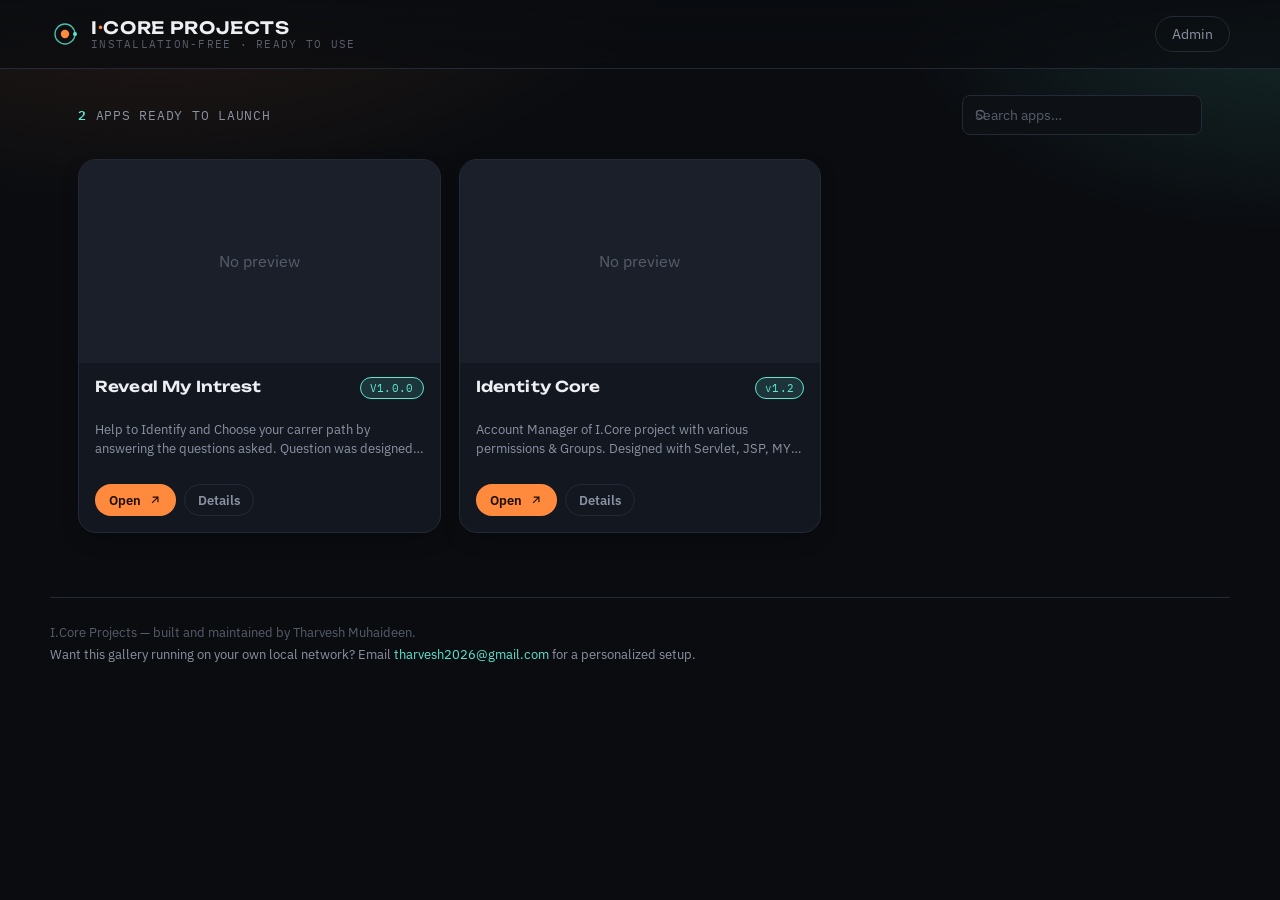
<file: index.html>
<!DOCTYPE html>
<html lang="en">
<head>
<meta charset="UTF-8" />
<meta name="viewport" content="width=device-width, initial-scale=1.0" />
<title>I.Core Projects — App Gallery</title>
<meta name="description" content="Installation-free apps by I.Core Projects. Browse, preview, and open — nothing to install." />
<link rel="icon" href="data:image/svg+xml,%3Csvg xmlns='http://www.w3.org/2000/svg' viewBox='0 0 30 30'%3E%3Ccircle cx='15' cy='15' r='14' fill='%230a0c10'/%3E%3Ccircle cx='15' cy='15' r='4.2' fill='%23ff8a3d'/%3E%3Ccircle cx='15' cy='15' r='10' fill='none' stroke='%235ee6d0' stroke-width='1.4'/%3E%3Ccircle cx='25' cy='15' r='2' fill='%235ee6d0'/%3E%3C/svg%3E" />
<link rel="preconnect" href="https://fonts.googleapis.com">
<link rel="preconnect" href="https://fonts.gstatic.com" crossorigin>
<link href="https://fonts.googleapis.com/css2?family=Unbounded:wght@500;600;700&family=IBM+Plex+Sans:wght@400;500;600&family=IBM+Plex+Mono:wght@400;500&display=swap" rel="stylesheet">
<link rel="stylesheet" href="./assets/css/style.css" />
</head>
<body>

<header class="nav">
  <div class="shell nav-inner">
    <div class="brand">
      <svg class="orbit-mark" viewBox="0 0 30 30" aria-hidden="true">
        <circle class="ring" cx="15" cy="15" r="10"></circle>
        <circle class="nucleus" cx="15" cy="15" r="4.2"></circle>
        <g class="spin"><circle class="electron" cx="25" cy="15" r="2"></circle></g>
      </svg>
      <div class="brand-text">
        <span class="wordmark">I<span class="dot">·</span>CORE PROJECTS</span>
        <span class="tagline">Installation-free · Ready to use</span>
      </div>
    </div>
    <a class="nav-link" href="./pages/admin.html">Admin</a>
  </div>
</header>

<main class="shell">
  <div class="eyebrow-bar">
    <span class="eyebrow" id="app-count">Loading apps…</span>
    <div class="search-field">
      <svg viewBox="0 0 24 24" fill="none" stroke-width="2"><circle cx="11" cy="11" r="7"/><path d="m20 20-3.5-3.5"/></svg>
      <input id="search-input" type="text" placeholder="Search apps…" autocomplete="off" />
    </div>
  </div>

  <div id="grid" class="grid" aria-live="polite"></div>

  <div id="empty-state" class="empty-state" hidden>
    <svg class="orbit-mark" viewBox="0 0 30 30" aria-hidden="true">
      <circle class="ring" cx="15" cy="15" r="10"></circle>
      <circle class="nucleus" cx="15" cy="15" r="4.2"></circle>
      <circle class="electron" cx="25" cy="15" r="2"></circle>
    </svg>
    <h3 id="empty-title">No apps yet</h3>
    <p id="empty-sub">Once an app is published from the admin dashboard, it'll show up here.</p>
  </div>
</main>

<div id="modal-overlay" class="modal-overlay" hidden>
  <div class="modal" role="dialog" aria-modal="true" aria-labelledby="modal-title">
    <div class="modal-head">
      <div>
        <h2 id="modal-title"></h2>
        <span class="chip" id="modal-version"></span>
      </div>
      <button class="modal-close" id="modal-close" aria-label="Close">
        <svg width="15" height="15" viewBox="0 0 24 24" fill="none" stroke="currentColor" stroke-width="2"><path d="M6 6l12 12M18 6 6 18"/></svg>
      </button>
    </div>

    <div class="carousel-wrap">
      <div class="carousel" id="modal-carousel"></div>
      <button class="carousel-nav prev" id="carousel-prev" aria-label="Previous screenshot">
        <svg width="14" height="14" viewBox="0 0 24 24" fill="none" stroke="currentColor" stroke-width="2.4"><path d="M15 18l-6-6 6-6"/></svg>
      </button>
      <button class="carousel-nav next" id="carousel-next" aria-label="Next screenshot">
        <svg width="14" height="14" viewBox="0 0 24 24" fill="none" stroke="currentColor" stroke-width="2.4"><path d="M9 18l6-6-6-6"/></svg>
      </button>
    </div>
    <div class="carousel-dots" id="carousel-dots"></div>

    <div class="modal-section" id="modal-desc-section">
      <div class="modal-label">About</div>
      <p class="modal-desc" id="modal-desc"></p>
    </div>

    <div class="modal-actions">
      <a class="btn btn-ghost btn-block" id="modal-source" href="#" target="_blank" rel="noopener">
        <svg viewBox="0 0 24 24" fill="none" stroke="currentColor" stroke-width="2"><path d="M9 18c-4 1.5-4-2.5-6-3m12 5v-3.5c0-1 .1-1.4-.5-2 2-.2 4-1 4-4.5 0-1-.5-2-1-2.5.5-1.5.5-2.5 0-3.5 0 0-1.5-.5-3 .5a10 10 0 0 0-5 0c-1.5-1-3-.5-3-.5-.5 1-.5 2 0 3.5-.5.5-1 1.5-1 2.5 0 3.5 2 4.3 4 4.5-.6.6-.5 1-.5 2V21"/></svg>
        Source
      </a>
      <a class="btn btn-solid btn-block" id="modal-open" href="#" target="_blank" rel="noopener">
        Open
        <svg viewBox="0 0 24 24" fill="none" stroke="currentColor" stroke-width="2"><path d="M7 17 17 7M8 7h9v9"/></svg>
      </a>
    </div>
  </div>
</div>

<footer class="shell site-footer">
  <span>I.Core Projects — built and maintained by Tharvesh Muhaideen.</span>
  <span class="contact">Want this gallery running on your own local network? Email <a href="mailto:tharvesh2026@gmail.com">tharvesh2026@gmail.com</a> for a personalized setup.</span>
</footer>

<script src="./assets/js/main.js" defer></script>
</body>
</html>
</file>
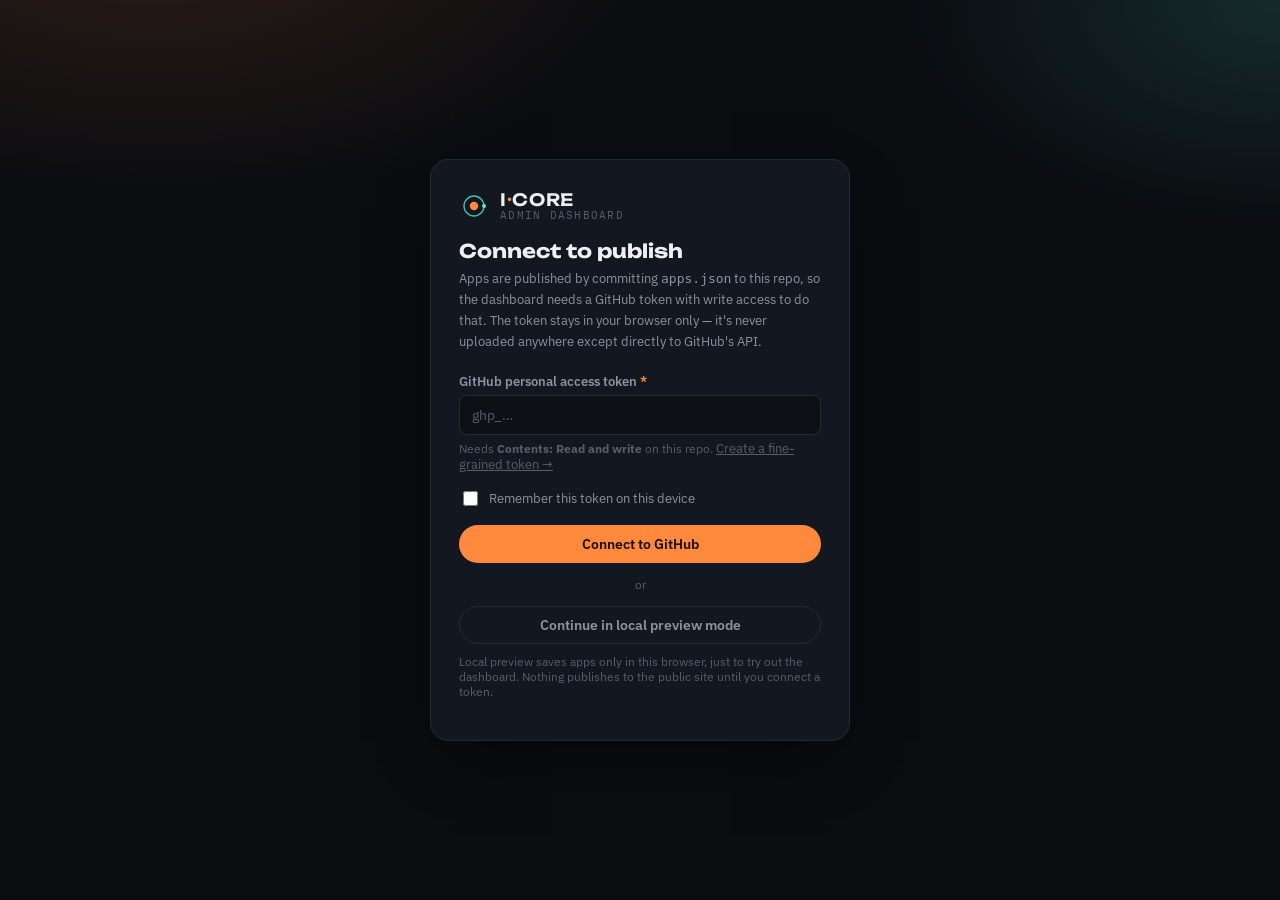
<file: pages/admin.html>
<!DOCTYPE html>
<html lang="en">
<head>
<meta charset="UTF-8" />
<meta name="viewport" content="width=device-width, initial-scale=1.0" />
<title>Admin — I.Core Projects</title>
<meta name="robots" content="noindex, nofollow" />
<link rel="icon" href="data:image/svg+xml,%3Csvg xmlns='http://www.w3.org/2000/svg' viewBox='0 0 30 30'%3E%3Ccircle cx='15' cy='15' r='14' fill='%230a0c10'/%3E%3Ccircle cx='15' cy='15' r='4.2' fill='%23ff8a3d'/%3E%3Ccircle cx='15' cy='15' r='10' fill='none' stroke='%235ee6d0' stroke-width='1.4'/%3E%3Ccircle cx='25' cy='15' r='2' fill='%235ee6d0'/%3E%3C/svg%3E" />
<link rel="preconnect" href="https://fonts.googleapis.com">
<link rel="preconnect" href="https://fonts.gstatic.com" crossorigin>
<link href="https://fonts.googleapis.com/css2?family=Unbounded:wght@500;600;700&family=IBM+Plex+Sans:wght@400;500;600&family=IBM+Plex+Mono:wght@400;500&display=swap" rel="stylesheet">
<link rel="stylesheet" href="../assets/css/style.css" />
</head>
<body>

<!-- ============ LOCK SCREEN ============ -->
<div class="lock-screen" id="lock-screen">
  <div class="lock-card">
    <div class="brand">
      <svg class="orbit-mark" viewBox="0 0 30 30" aria-hidden="true">
        <circle class="ring" cx="15" cy="15" r="10"></circle>
        <circle class="nucleus" cx="15" cy="15" r="4.2"></circle>
        <g class="spin"><circle class="electron" cx="25" cy="15" r="2"></circle></g>
      </svg>
      <div class="brand-text">
        <span class="wordmark">I<span class="dot">·</span>CORE</span>
        <span class="tagline">Admin dashboard</span>
      </div>
    </div>

    <h1>Connect to publish</h1>
    <p class="sub">Apps are published by committing <code>apps.json</code> to this repo, so the dashboard needs a GitHub token with write access to do that. The token stays in your browser only — it's never uploaded anywhere except directly to GitHub's API.</p>

    <div class="field">
      <label class="field-label" for="gh-token">GitHub personal access token <span class="req">*</span></label>
      <input type="password" id="gh-token" placeholder="ghp_…" autocomplete="off" />
      <div class="field-hint">Needs <strong>Contents: Read and write</strong> on this repo. <a class="muted-link" href="https://github.com/settings/personal-access-tokens/new" target="_blank" rel="noopener">Create a fine-grained token →</a></div>
      <div class="field-error" id="token-error">Enter a token to connect.</div>
    </div>

    <div class="field">
      <label class="checkbox-row">
        <input type="checkbox" id="remember-token" />
        Remember this token on this device
      </label>
    </div>

    <div class="lock-actions">
      <button class="btn btn-solid btn-block" id="connect-btn">Connect to GitHub</button>
    </div>

    <div class="divider-text">or</div>

    <button class="btn btn-ghost btn-block" id="local-preview-btn">Continue in local preview mode</button>
    <p class="field-hint" style="margin-top:10px;">Local preview saves apps only in this browser, just to try out the dashboard. Nothing publishes to the public site until you connect a token.</p>
  </div>
</div>

<!-- ============ DASHBOARD ============ -->
<div id="dashboard" hidden>
  <header class="nav">
    <div class="shell nav-inner">
      <div class="brand">
        <svg class="orbit-mark" viewBox="0 0 30 30" aria-hidden="true">
          <circle class="ring" cx="15" cy="15" r="10"></circle>
          <circle class="nucleus" cx="15" cy="15" r="4.2"></circle>
          <g class="spin"><circle class="electron" cx="25" cy="15" r="2"></circle></g>
        </svg>
        <div class="brand-text">
          <span class="wordmark">I<span class="dot">·</span>CORE</span>
          <span class="tagline">Admin dashboard</span>
        </div>
      </div>
      <div style="display:flex; align-items:center; gap:10px;">
        <a class="nav-link" href="../index.html">View gallery</a>
        <button class="nav-link" id="disconnect-btn" style="border-color: var(--line);">Disconnect</button>
      </div>
    </div>
  </header>

  <main class="shell">
    <div style="padding-top:22px;">
      <div class="status-banner" id="status-banner">
        <div class="left"><span class="status-dot"></span><span id="status-text">Checking connection…</span></div>
      </div>
    </div>

    <div class="dash-grid">
      <!-- Upload / edit form -->
      <section class="panel">
        <h2 id="form-heading">Upload new app</h2>
        <p class="panel-sub">Fields marked <span class="req" style="color:var(--accent)">*</span> are required.</p>

        <form id="app-form" novalidate>
          <input type="hidden" id="app-id" value="" />

          <div class="field" id="field-name">
            <label class="field-label" for="app-name">App name <span class="req">*</span></label>
            <input type="text" id="app-name" placeholder="e.g. CoreNotes" maxlength="80" />
            <div class="field-error">Give the app a name.</div>
          </div>

          <div class="field" id="field-desc">
            <label class="field-label" for="app-desc">Description <span class="opt">(optional)</span></label>
            <textarea id="app-desc" rows="3" placeholder="What does this app do?" maxlength="600"></textarea>
          </div>

          <div class="field" id="field-shots">
            <label class="field-label">Screenshots — image URLs <span class="req">*</span> <span class="opt">(minimum 2)</span></label>
            <div id="shot-rows"></div>
            <button type="button" class="btn btn-ghost btn-sm" id="add-shot-btn">+ Add another screenshot</button>
            <div class="field-error" id="shots-error">Add at least 2 valid image URLs.</div>
          </div>

          <div class="field" id="field-version">
            <label class="field-label" for="app-version">Version details <span class="req">*</span></label>
            <input type="text" id="app-version" placeholder="e.g. v1.3.0" maxlength="40" />
            <div class="field-error">Add a version (e.g. v1.0.0).</div>
          </div>

          <div class="field" id="field-release">
            <label class="field-label" for="app-release">GitHub release URL <span class="opt">(optional)</span></label>
            <input type="url" id="app-release" placeholder="https://github.com/owner/repo/releases/tag/v1.0.0" />
            <div class="field-hint">Powers the <strong>Source</strong> button.</div>
          </div>

          <div class="field" id="field-open">
            <label class="field-label" for="app-open">Live / open URL <span class="req">*</span></label>
            <input type="url" id="app-open" placeholder="https://your-app-url.example.com" />
            <div class="field-hint">Powers the <strong>Open</strong> button. Leave blank to fall back to the release URL.</div>
          </div>

          <div class="form-actions">
            <button type="submit" class="btn btn-solid" id="submit-btn">Publish app</button>
            <button type="button" class="btn btn-ghost" id="cancel-edit-btn" hidden>Cancel edit</button>
          </div>
        </form>
      </section>

      <!-- Manage existing apps -->
      <section class="panel">
        <h2>Manage apps</h2>
        <p class="panel-sub" id="manage-sub">Loading…</p>
        <div class="app-list" id="app-list"></div>
      </section>
    </div>
  </main>
</div>

<div id="toast-root"></div>

<script src="../assets/js/admin.js" defer></script>
</body>
</html>
</file>
<file: assets/css/style.css>
/* ============================================================
   I.CORE PROJECTS — design tokens
   Palette: ink + amber core-glow + circuit teal
   Display: Unbounded · Body: IBM Plex Sans · Utility: IBM Plex Mono
   ============================================================ */

:root {
  --bg: #0a0c10;
  --bg-soft: #0d1015;
  --surface: #131720;
  --surface-2: #1a1f2a;
  --surface-hover: #1f2530;
  --line: #242a35;
  --line-soft: #1b202a;

  --text: #edeff3;
  --text-dim: #8b92a3;
  --text-faint: #565d6b;

  --accent: #ff8a3d;
  --accent-strong: #ff7320;
  --accent-soft: rgba(255, 138, 61, 0.14);
  --accent-2: #5ee6d0;
  --accent-2-soft: rgba(94, 230, 208, 0.14);
  --danger: #ff5c72;
  --danger-soft: rgba(255, 92, 114, 0.14);

  --radius-lg: 18px;
  --radius: 12px;
  --radius-sm: 8px;

  --font-display: "Unbounded", sans-serif;
  --font-body: "IBM Plex Sans", sans-serif;
  --font-mono: "IBM Plex Mono", monospace;

  --shadow-card: 0 1px 0 rgba(255, 255, 255, 0.02) inset, 0 8px 24px -12px rgba(0, 0, 0, 0.6);
  --shadow-pop: 0 24px 64px -24px rgba(0, 0, 0, 0.7);
}

* { box-sizing: border-box; }

html, body {
  margin: 0;
  padding: 0;
  background: var(--bg);
  color: var(--text);
  font-family: var(--font-body);
  -webkit-font-smoothing: antialiased;
}

body {
  background-image:
    radial-gradient(900px 500px at 12% -10%, var(--accent-soft), transparent 60%),
    radial-gradient(700px 420px at 100% 0%, var(--accent-2-soft), transparent 55%);
  background-repeat: no-repeat;
  min-height: 100vh;
}

a { color: inherit; text-decoration: none; }
img { max-width: 100%; display: block; }
button { font-family: inherit; cursor: pointer; }
input, textarea { font-family: inherit; }

::selection { background: var(--accent-soft); }

:focus-visible {
  outline: 2px solid var(--accent-2);
  outline-offset: 2px;
  border-radius: var(--radius-sm);
}

/* Several components below set `display` unconditionally (flex/inline-flex),
   which would otherwise outrank the UA [hidden] rule and make hidden
   elements render anyway. This keeps hidden always meaning hidden. */
[hidden] { display: none !important; }

/* ---------- layout shell ---------- */

.shell {
  max-width: 1180px;
  margin: 0 auto;
  padding: 0 28px;
}

@media (max-width: 640px) {
  .shell { padding: 0 16px; }
}

/* ---------- orbit mark (signature element) ---------- */

.orbit-mark {
  width: 30px;
  height: 30px;
  flex: none;
}
.orbit-mark .nucleus { fill: var(--accent); }
.orbit-mark .ring {
  fill: none;
  stroke: var(--accent-2);
  stroke-width: 1.4;
  opacity: 0.8;
}
.orbit-mark .electron { fill: var(--accent-2); }
.orbit-mark .spin {
  transform-origin: 15px 15px;
  animation: orbit-spin 5.5s linear infinite;
}

@keyframes orbit-spin {
  from { transform: rotate(0deg); }
  to { transform: rotate(360deg); }
}

@media (prefers-reduced-motion: reduce) {
  .orbit-mark .spin { animation: none; }
}

/* ---------- nav ---------- */

.nav {
  border-bottom: 1px solid var(--line);
  background: linear-gradient(to bottom, rgba(10, 12, 16, 0.92), rgba(10, 12, 16, 0.7));
  backdrop-filter: blur(10px);
  position: sticky;
  top: 0;
  z-index: 20;
}

.nav-inner {
  display: flex;
  align-items: center;
  justify-content: space-between;
  padding: 16px 0;
  gap: 16px;
}

.brand { display: flex; align-items: center; gap: 11px; }

.brand-text { display: flex; flex-direction: column; line-height: 1.15; }

.wordmark {
  font-family: var(--font-display);
  font-weight: 600;
  font-size: 17px;
  letter-spacing: 0.04em;
}

.wordmark .dot { color: var(--accent); }

.tagline {
  font-family: var(--font-mono);
  font-size: 10.5px;
  letter-spacing: 0.12em;
  color: var(--text-faint);
  text-transform: uppercase;
}

.nav-link {
  font-size: 13.5px;
  color: var(--text-dim);
  border: 1px solid var(--line);
  border-radius: 999px;
  padding: 8px 16px;
  transition: 0.15s ease;
  white-space: nowrap;
}
.nav-link:hover { color: var(--text); border-color: var(--text-faint); background: var(--surface); }

/* ---------- eyebrow / toolbar ---------- */

.eyebrow-bar {
  display: flex;
  align-items: center;
  justify-content: space-between;
  gap: 16px;
  padding: 26px 0 18px;
  flex-wrap: wrap;
}

.eyebrow {
  font-family: var(--font-mono);
  font-size: 12.5px;
  letter-spacing: 0.06em;
  color: var(--text-dim);
  text-transform: uppercase;
}
.eyebrow strong { color: var(--accent-2); font-weight: 600; }

.search-field {
  position: relative;
  min-width: 240px;
}
.search-field input {
  width: 100%;
  background: var(--surface);
  border: 1px solid var(--line);
  border-radius: 999px;
  padding: 10px 16px 10px 36px;
  color: var(--text);
  font-size: 13.5px;
}
.search-field input::placeholder { color: var(--text-faint); }
.search-field input:focus { border-color: var(--accent-2); }
.search-field svg {
  position: absolute;
  left: 12px;
  top: 50%;
  transform: translateY(-50%);
  width: 14px;
  height: 14px;
  stroke: var(--text-faint);
}

/* ---------- grid + cards ---------- */

.grid {
  display: grid;
  grid-template-columns: repeat(auto-fill, minmax(270px, 1fr));
  gap: 18px;
  padding: 6px 0 64px;
}

.card {
  background: var(--surface);
  border: 1px solid var(--line);
  border-radius: var(--radius-lg);
  overflow: hidden;
  box-shadow: var(--shadow-card);
  transition: transform 0.18s ease, border-color 0.18s ease;
  display: flex;
  flex-direction: column;
}
.card:hover { transform: translateY(-3px); border-color: var(--line-soft); }

.card-shot {
  aspect-ratio: 16/9;
  background: var(--surface-2);
  overflow: hidden;
  position: relative;
}
.card-shot img { width: 100%; height: 100%; object-fit: cover; }
.card-shot .shot-fallback {
  position: absolute; inset: 0;
  display: flex; align-items: center; justify-content: center;
  color: var(--text-faint);
}

.card-body {
  padding: 14px 16px 16px;
  display: flex;
  flex-direction: column;
  gap: 8px;
  flex: 1;
}

.card-top-row { display: flex; align-items: flex-start; justify-content: space-between; gap: 10px; }

.card-name {
  font-family: var(--font-display);
  font-size: 15px;
  font-weight: 600;
  letter-spacing: 0.01em;
  line-height: 1.3;
}

.chip {
  font-family: var(--font-mono);
  font-size: 11px;
  letter-spacing: 0.03em;
  border: 1px solid var(--accent-2);
  color: var(--accent-2);
  background: var(--accent-2-soft);
  border-radius: 999px;
  padding: 3px 9px;
  white-space: nowrap;
  flex: none;
}

.card-desc {
  font-size: 13px;
  color: var(--text-dim);
  line-height: 1.5;
  display: -webkit-box;
  -webkit-line-clamp: 2;
  -webkit-box-orient: vertical;
  overflow: hidden;
  min-height: 36px;
}

.card-actions { display: flex; gap: 8px; margin-top: 4px; }

/* ---------- buttons ---------- */

.btn {
  display: inline-flex;
  align-items: center;
  justify-content: center;
  gap: 7px;
  font-size: 13.5px;
  font-weight: 600;
  border-radius: 999px;
  padding: 9px 17px;
  border: 1px solid transparent;
  transition: 0.15s ease;
}
.btn svg { width: 14px; height: 14px; }

.btn-solid { background: var(--accent); color: #1a0d02; }
.btn-solid:hover { background: var(--accent-strong); }

.btn-ghost { background: transparent; border-color: var(--line); color: var(--text-dim); }
.btn-ghost:hover { border-color: var(--text-faint); color: var(--text); }

.btn-sm { padding: 7px 13px; font-size: 12.5px; }
.btn-block { width: 100%; }
.btn-danger { background: var(--danger-soft); color: var(--danger); border-color: transparent; }
.btn-danger:hover { background: rgba(255, 92, 114, 0.22); }
.btn:disabled { opacity: 0.45; cursor: not-allowed; }

/* ---------- empty state ---------- */

.empty-state {
  text-align: center;
  padding: 90px 20px;
  color: var(--text-dim);
}
.empty-state .orbit-mark { margin: 0 auto 18px; opacity: 0.5; width: 40px; height: 40px; }
.empty-state h3 { font-family: var(--font-display); font-size: 17px; margin: 0 0 6px; color: var(--text); }
.empty-state p { font-size: 13.5px; margin: 0; }

/* ---------- modal / detail ---------- */

.modal-overlay {
  position: fixed; inset: 0;
  background: rgba(5, 6, 8, 0.78);
  backdrop-filter: blur(4px);
  display: flex;
  align-items: center;
  justify-content: center;
  padding: 24px;
  z-index: 50;
}

.modal {
  width: 100%;
  max-width: 680px;
  max-height: 88vh;
  overflow-y: auto;
  background: var(--surface);
  border: 1px solid var(--line);
  border-radius: var(--radius-lg);
  box-shadow: var(--shadow-pop);
}

.modal-head {
  display: flex;
  align-items: flex-start;
  justify-content: space-between;
  padding: 20px 22px 14px;
  gap: 12px;
}
.modal-head h2 { font-family: var(--font-display); font-size: 19px; margin: 0 0 6px; }
.modal-close {
  background: var(--surface-2); border: 1px solid var(--line);
  border-radius: 999px; width: 32px; height: 32px;
  display: flex; align-items: center; justify-content: center;
  color: var(--text-dim); flex: none;
}
.modal-close:hover { color: var(--text); }

.carousel-wrap { position: relative; padding: 0 22px; }
.carousel {
  display: flex;
  gap: 10px;
  overflow-x: auto;
  scroll-snap-type: x mandatory;
  border-radius: var(--radius);
  scrollbar-width: none;
}
.carousel::-webkit-scrollbar { display: none; }
.carousel img {
  scroll-snap-align: start;
  width: 100%;
  flex: 0 0 100%;
  aspect-ratio: 16/9;
  object-fit: cover;
  border-radius: var(--radius);
  background: var(--surface-2);
}

.carousel-nav {
  position: absolute; top: 50%; transform: translateY(-50%);
  width: 32px; height: 32px; border-radius: 999px;
  background: rgba(10, 12, 16, 0.7); border: 1px solid var(--line);
  color: var(--text); display: flex; align-items: center; justify-content: center;
}
.carousel-nav.prev { left: 30px; }
.carousel-nav.next { right: 30px; }

.carousel-dots { display: flex; gap: 6px; justify-content: center; padding: 10px 0 0; }
.carousel-dots span {
  width: 6px; height: 6px; border-radius: 999px; background: var(--line);
}
.carousel-dots span.active { background: var(--accent-2); }

.modal-section { padding: 16px 22px; }
.modal-section + .modal-section { border-top: 1px solid var(--line-soft); }
.modal-label {
  font-family: var(--font-mono); font-size: 11px; letter-spacing: 0.08em;
  color: var(--text-faint); text-transform: uppercase; margin-bottom: 6px;
}
.modal-desc { font-size: 14px; line-height: 1.65; color: var(--text-dim); white-space: pre-wrap; }

.modal-actions { display: flex; gap: 10px; padding: 18px 22px 22px; }

/* ---------- footer ---------- */

.site-footer {
  border-top: 1px solid var(--line);
  padding: 26px 0 40px;
  display: flex;
  flex-direction: column;
  gap: 6px;
  color: var(--text-faint);
  font-size: 12.5px;
}
.site-footer .contact { color: var(--text-dim); }
.site-footer .contact a { color: var(--accent-2); }

/* ============================================================
   Admin-only components
   ============================================================ */

.lock-screen {
  min-height: 100vh;
  display: flex;
  align-items: center;
  justify-content: center;
  padding: 24px;
}

.lock-card {
  width: 100%;
  max-width: 420px;
  background: var(--surface);
  border: 1px solid var(--line);
  border-radius: var(--radius-lg);
  padding: 30px 28px;
  box-shadow: var(--shadow-pop);
}
.lock-card .brand { margin-bottom: 18px; }
.lock-card h1 { font-family: var(--font-display); font-size: 19px; margin: 0 0 6px; }
.lock-card p.sub { font-size: 13px; color: var(--text-dim); margin: 0 0 20px; line-height: 1.6; }

label.field-label {
  display: block;
  font-size: 12.5px;
  font-weight: 600;
  margin-bottom: 6px;
  color: var(--text-dim);
}
label.field-label .opt {
  font-weight: 400;
  color: var(--text-faint);
  text-transform: none;
}
label.field-label .req { color: var(--accent); }

.field { margin-bottom: 16px; }

input[type="text"], input[type="url"], input[type="password"], textarea {
  width: 100%;
  background: var(--bg-soft);
  border: 1px solid var(--line);
  border-radius: var(--radius-sm);
  padding: 10px 12px;
  color: var(--text);
  font-size: 13.5px;
  resize: vertical;
}
input[type="text"]:focus, input[type="url"]:focus, input[type="password"]:focus, textarea:focus {
  border-color: var(--accent-2);
}
input::placeholder, textarea::placeholder { color: var(--text-faint); }

.field-hint { font-size: 11.5px; color: var(--text-faint); margin-top: 5px; }
.field-error { font-size: 11.5px; color: var(--danger); margin-top: 5px; display: none; }
.field.has-error input, .field.has-error textarea { border-color: var(--danger); }
.field.has-error .field-error { display: block; }

.checkbox-row { display: flex; align-items: center; gap: 8px; font-size: 13px; color: var(--text-dim); }
.checkbox-row input { width: 15px; height: 15px; accent-color: var(--accent-2); }

.lock-actions { display: flex; flex-direction: column; gap: 10px; margin-top: 6px; }
.divider-text {
  text-align: center; font-size: 11.5px; color: var(--text-faint);
  margin: 14px 0; position: relative;
}

.status-banner {
  border-radius: var(--radius);
  padding: 11px 16px;
  font-size: 12.5px;
  margin-bottom: 18px;
  display: flex;
  align-items: center;
  justify-content: space-between;
  gap: 12px;
  border: 1px solid var(--line);
}
.status-banner.ok { border-color: rgba(94, 230, 208, 0.35); background: var(--accent-2-soft); color: var(--accent-2); }
.status-banner.warn { border-color: rgba(255, 138, 61, 0.35); background: var(--accent-soft); color: var(--accent); }
.status-banner.err { border-color: rgba(255, 92, 114, 0.35); background: var(--danger-soft); color: var(--danger); }
.status-dot { width: 7px; height: 7px; border-radius: 999px; background: currentColor; flex: none; }
.status-banner .left { display: flex; align-items: center; gap: 9px; }

.dash-grid {
  display: grid;
  grid-template-columns: 1fr;
  gap: 22px;
  padding: 22px 0 70px;
}
@media (min-width: 920px) {
  .dash-grid { grid-template-columns: 1.1fr 1fr; align-items: start; }
}

.panel {
  background: var(--surface);
  border: 1px solid var(--line);
  border-radius: var(--radius-lg);
  padding: 22px;
}
.panel h2 {
  font-family: var(--font-display);
  font-size: 16px;
  margin: 0 0 4px;
}
.panel .panel-sub { font-size: 12.5px; color: var(--text-faint); margin: 0 0 18px; }

.shot-row { display: flex; gap: 8px; margin-bottom: 8px; align-items: flex-start; }
.shot-row input { flex: 1; }
.shot-remove {
  background: var(--surface-2); border: 1px solid var(--line); border-radius: var(--radius-sm);
  width: 38px; height: 38px; flex: none; color: var(--text-dim);
}
.shot-remove:hover { color: var(--danger); border-color: var(--danger); }

.form-actions { display: flex; gap: 10px; margin-top: 18px; }

.app-list { display: flex; flex-direction: column; gap: 10px; }
.app-row {
  display: flex; align-items: center; gap: 12px;
  border: 1px solid var(--line); border-radius: var(--radius); padding: 10px 12px;
  background: var(--bg-soft);
}
.app-row img {
  width: 52px; height: 52px; object-fit: cover; border-radius: var(--radius-sm);
  background: var(--surface-2); flex: none;
}
.app-row .meta { flex: 1; min-width: 0; }
.app-row .meta .name { font-weight: 600; font-size: 13.5px; }
.app-row .meta .ver { font-family: var(--font-mono); font-size: 11px; color: var(--text-faint); }
.app-row .row-actions { display: flex; gap: 6px; flex: none; }
.icon-btn {
  width: 32px; height: 32px; border-radius: var(--radius-sm);
  border: 1px solid var(--line); background: transparent; color: var(--text-dim);
  display: flex; align-items: center; justify-content: center;
}
.icon-btn:hover { color: var(--text); border-color: var(--text-faint); }
.icon-btn.danger:hover { color: var(--danger); border-color: var(--danger); }

.toast {
  position: fixed; bottom: 22px; left: 50%; transform: translateX(-50%);
  background: var(--surface-2); border: 1px solid var(--line);
  padding: 11px 18px; border-radius: 999px; font-size: 13px;
  box-shadow: var(--shadow-pop); z-index: 80;
}
.toast.err { border-color: rgba(255, 92, 114, 0.4); color: var(--danger); }
.toast.ok { border-color: rgba(94, 230, 208, 0.4); color: var(--accent-2); }

.spinner {
  width: 14px; height: 14px; border-radius: 999px;
  border: 2px solid rgba(255, 255, 255, 0.25); border-top-color: currentColor;
  animation: spin 0.7s linear infinite; flex: none;
}
@keyframes spin { to { transform: rotate(360deg); } }
@media (prefers-reduced-motion: reduce) { .spinner { animation: none; } }

.muted-link { font-size: 12.5px; color: var(--text-faint); text-decoration: underline; }
.muted-link:hover { color: var(--text-dim); }
</file>
